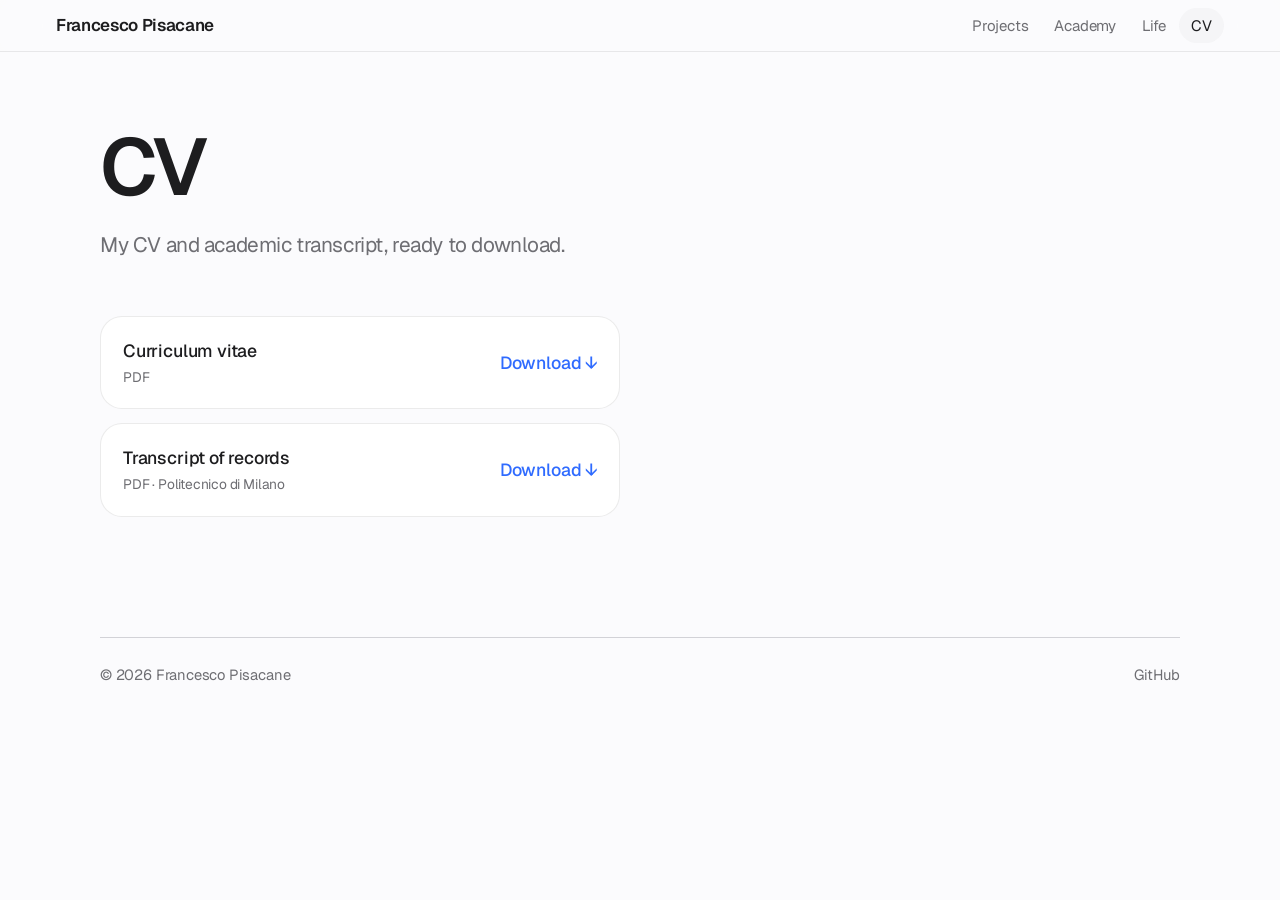
<file: downloads.html>
<!doctype html>
<html lang="en">
<head>
  <meta charset="utf-8">
  <meta name="viewport" content="width=device-width, initial-scale=1">
  <title>CV · Francesco Pisacane</title>
  <meta name="description" content="Download the CV and transcript of records of Francesco Pisacane.">
  <meta name="theme-color" content="#fbfbfd">
  <link rel="preconnect" href="https://fonts.googleapis.com">
  <link rel="preconnect" href="https://fonts.gstatic.com" crossorigin>
  <link href="https://fonts.googleapis.com/css2?family=Geist:wght@400;500;600&family=Geist+Mono:wght@400;500&display=swap" rel="stylesheet">
  <link rel="stylesheet" href="style.css">
  <link rel="icon" href="data:image/svg+xml,%3Csvg xmlns='http://www.w3.org/2000/svg' viewBox='0 0 32 32'%3E%3Crect width='32' height='32' rx='8' fill='%231d1d1f'/%3E%3Ctext x='16' y='22' font-size='15' font-family='Arial' font-weight='700' text-anchor='middle' fill='%23fbfbfd'%3EFP%3C/text%3E%3C/svg%3E">
</head>
<body>
  <header class="bar">
    <a class="brand" href="index.html"><span class="full">Francesco Pisacane</span><span class="short">FP</span></a>
    <nav aria-label="Main">
      <ul>
        <li><a href="projects.html">Projects</a></li>
        <li><a href="academics.html">Academy</a></li>
        <li><a href="life.html">Life</a></li>
        <li><a href="downloads.html" aria-current="page">CV</a></li>
      </ul>
    </nav>
  </header>

  <main class="page">
    <div class="page-head">
      <h1>CV</h1>
      <p>My CV and academic transcript, ready to download.</p>
    </div>
    <div class="dl">
      <a href="assets/cv.pdf" download data-file><div>Curriculum vitae<small>PDF</small></div><span class="go">Download ↓</span></a>
      <a href="assets/transcript-of-records.pdf" download data-file><div>Transcript of records<small>PDF · Politecnico di Milano</small></div><span class="go">Download ↓</span></a>
    </div>
  </main>

  <footer class="foot">
    <p>© <span id="year">2026</span> Francesco Pisacane</p>
    <ul>
      <li><a href="https://github.com/FrancescoPisacane" rel="noopener">GitHub</a></li>
    </ul>
  </footer>

  <script>Array.prototype.forEach.call(document.querySelectorAll("[data-file]"),function(a){fetch(a.getAttribute("href"),{method:"HEAD"}).then(function(r){if(!r.ok)throw 0}).catch(function(){a.classList.add("off");a.querySelector(".go").textContent="Coming soon"})})</script>
  <script src="site.js"></script>
</body>
</html>
</file>
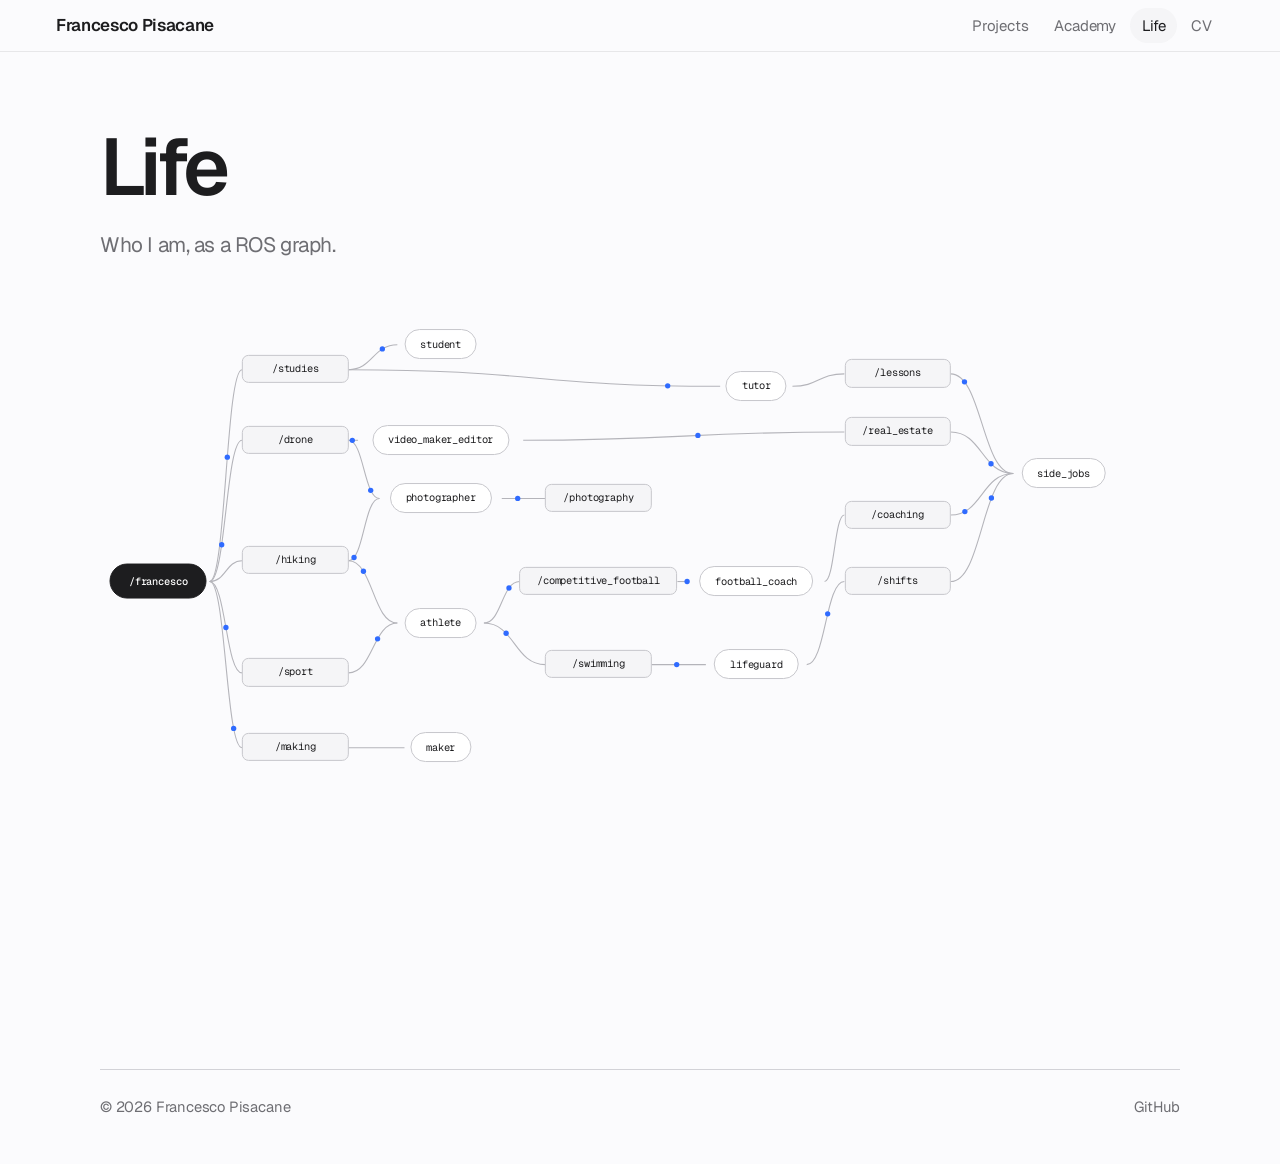
<file: life.html>
<!doctype html>
<html lang="en">
<head>
  <meta charset="utf-8">
  <meta name="viewport" content="width=device-width, initial-scale=1">
  <title>Life · Francesco Pisacane</title>
  <meta name="description" content="Life outside the lab: drone, photography, hiking and making.">
  <meta name="theme-color" content="#fbfbfd">
  <link rel="preconnect" href="https://fonts.googleapis.com">
  <link rel="preconnect" href="https://fonts.gstatic.com" crossorigin>
  <link href="https://fonts.googleapis.com/css2?family=Geist:wght@400;500;600&family=Geist+Mono:wght@400;500&display=swap" rel="stylesheet">
  <link rel="stylesheet" href="style.css">
  <link rel="icon" href="data:image/svg+xml,%3Csvg xmlns='http://www.w3.org/2000/svg' viewBox='0 0 32 32'%3E%3Crect width='32' height='32' rx='8' fill='%231d1d1f'/%3E%3Ctext x='16' y='22' font-size='15' font-family='Arial' font-weight='700' text-anchor='middle' fill='%23fbfbfd'%3EFP%3C/text%3E%3C/svg%3E">
</head>
<body>
  <header class="bar">
    <a class="brand" href="index.html"><span class="full">Francesco Pisacane</span><span class="short">FP</span></a>
    <nav aria-label="Main">
      <ul>
        <li><a href="projects.html">Projects</a></li>
        <li><a href="academics.html">Academy</a></li>
        <li><a href="life.html" aria-current="page">Life</a></li>
        <li><a href="downloads.html">CV</a></li>
      </ul>
    </nav>
  </header>

  <main class="page">
    <div class="page-head">
      <h1>Life</h1>
      <p>Who I am, as a ROS graph.</p>
    </div>

    <div class="rgwrap"><div id="rg" aria-label="ROS graph of my life outside the lab"></div></div>
  </main>

  <footer class="foot">
    <p>© <span id="year">2026</span> Francesco Pisacane</p>
    <ul>
      <li><a href="https://github.com/FrancescoPisacane" rel="noopener">GitHub</a></li>
    </ul>
  </footer>

  <script src="rosgraph.js"></script>
  <script src="site.js"></script>
</body>
</html>
</file>
<file: style.css>
/* ---------- Tokens ---------- */
:root {
  --bg: #fbfbfd;
  --surface: #ffffff;
  --surface-2: #f5f5f7;
  --ink: #1d1d1f;
  --ink-soft: #6e6e73;
  --line: #d2d2d7;
  --line-soft: rgba(0, 0, 0, 0.08);
  --accent: #2f6bff;
  --font: "Geist", -apple-system, "SF Pro Text", "Helvetica Neue", Arial, sans-serif;
  --gutter: clamp(20px, 5vw, 56px);
  --max: 1080px;
  --ease: cubic-bezier(0.2, 0.7, 0.2, 1);
}

*, *::before, *::after { box-sizing: border-box; }
html { scroll-behavior: smooth; }
body {
  margin: 0;
  background: var(--bg);
  color: var(--ink);
  font-family: var(--font);
  font-size: 1.0625rem;
  line-height: 1.55;
  letter-spacing: -0.011em;
  -webkit-font-smoothing: antialiased;
  overflow-x: hidden;
}
h1, h2, h3 { margin: 0; font-weight: 600; letter-spacing: -0.035em; line-height: 1.08; }
p { margin: 0 0 1em; }
ul, ol { margin: 0; padding: 0; list-style: none; }
a { color: inherit; }
button { font: inherit; color: inherit; }
kbd {
  font: inherit;
  font-size: 0.78rem;
  padding: 1px 7px;
  color: var(--ink-soft);
  background: var(--surface-2);
  border: 1px solid var(--line-soft);
  border-radius: 6px;
}
:focus-visible { outline: 2px solid var(--accent); outline-offset: 3px; border-radius: 8px; }

/* ---------- Glass top bar ---------- */
.bar {
  position: fixed;
  inset: 0 0 auto 0;
  z-index: 30;
  display: flex;
  align-items: center;
  justify-content: space-between;
  height: 52px;
  padding: 0 var(--gutter);
  background: rgba(251, 251, 253, 0.72);
  backdrop-filter: saturate(180%) blur(20px);
  -webkit-backdrop-filter: saturate(180%) blur(20px);
  border-bottom: 1px solid var(--line-soft);
}
.brand { font-weight: 600; letter-spacing: -0.02em; text-decoration: none; }
.brand .short { display: none; }
.bar nav ul { display: flex; align-items: center; gap: 2px; }
.bar nav a, .search-btn {
  display: flex;
  align-items: center;
  gap: 8px;
  padding: 6px 12px;
  border: 0;
  border-radius: 999px;
  background: none;
  color: var(--ink-soft);
  text-decoration: none;
  font-size: 0.94rem;
  cursor: pointer;
  transition: color 0.2s, background 0.2s;
}
.bar nav a:hover, .search-btn:hover { color: var(--ink); background: var(--surface-2); }
.bar nav a[aria-current="page"] { color: var(--ink); background: var(--surface-2); }
.search-btn kbd { margin-left: 2px; }
@media (max-width: 560px) {
  .brand .full { display: none; }
  .brand .short { display: inline; }
  .search-btn kbd { display: none; }
  .bar nav a { padding: 6px 9px; }
}

/* ---------- Spotlight search ---------- */
.spot {
  position: fixed;
  inset: 0;
  z-index: 200;
  display: flex;
  align-items: flex-start;
  justify-content: center;
  padding: min(16vh, 140px) 16px 16px;
  background: rgba(29, 29, 31, 0.22);
  backdrop-filter: blur(6px);
  -webkit-backdrop-filter: blur(6px);
  animation: fade 0.18s ease;
}
.spot[hidden] { display: none; }
.spot-card {
  width: min(560px, 100%);
  overflow: hidden;
  background: rgba(255, 255, 255, 0.86);
  backdrop-filter: saturate(180%) blur(30px);
  -webkit-backdrop-filter: saturate(180%) blur(30px);
  border: 1px solid rgba(255, 255, 255, 0.7);
  border-radius: 22px;
  box-shadow: 0 30px 80px rgba(0, 0, 0, 0.22);
  animation: pop 0.25s var(--ease);
}
.spot-field { display: flex; align-items: center; gap: 12px; padding: 16px 18px; border-bottom: 1px solid var(--line-soft); color: var(--ink-soft); }
.spot-field input { flex: 1; min-width: 0; font: inherit; font-size: 1.1rem; color: var(--ink); background: none; border: 0; outline: 0; }
#spot-list { max-height: min(52vh, 420px); overflow-y: auto; padding: 6px 8px 10px; }
.spot-group { padding: 12px 12px 4px; font-size: 0.82rem; color: var(--ink-soft); }
.spot-item { display: flex; justify-content: space-between; align-items: baseline; gap: 16px; padding: 9px 12px; border-radius: 10px; cursor: pointer; }
.spot-item small { color: var(--ink-soft); font-size: 0.86rem; text-align: right; }
.spot-item.is-sel { background: var(--accent); color: #fff; }
.spot-item.is-sel small { color: rgba(255, 255, 255, 0.82); }
.spot-empty { padding: 22px 14px; color: var(--ink-soft); }
body.spot-open { overflow: hidden; }
@keyframes fade { from { opacity: 0; } to { opacity: 1; } }
@keyframes pop { from { opacity: 0; transform: translateY(-8px) scale(0.98); } to { opacity: 1; transform: none; } }

/* ---------- Toast ---------- */
.toast {
  position: fixed;
  left: 50%;
  bottom: 28px;
  z-index: 300;
  max-width: calc(100vw - 32px);
  padding: 11px 20px;
  color: #fff;
  font-size: 0.94rem;
  background: rgba(29, 29, 31, 0.92);
  border-radius: 999px;
  transform: translate(-50%, 16px);
  opacity: 0;
  pointer-events: none;
  transition: opacity 0.3s, transform 0.4s var(--ease);
}
.toast.is-on { opacity: 1; transform: translate(-50%, 0); }

/* ---------- Home ---------- */
.home {
  min-height: 100svh;
  display: flex;
  flex-direction: column;
  align-items: center;
  justify-content: center;
  padding: 48px var(--gutter);
  text-align: center;
  perspective: 1200px;
}
.portrait {
  --rx: 0deg;
  --ry: 0deg;
  --gx: 50%;
  --gy: 30%;
  position: relative;
  width: clamp(190px, 25vw, 270px);
  aspect-ratio: 4 / 5;
  margin: 0 0 40px;
  border-radius: 32px;
  overflow: hidden;
  background: var(--surface-2);
  box-shadow: 0 40px 80px rgba(0, 0, 0, 0.16), 0 2px 8px rgba(0, 0, 0, 0.06);
  transform: rotateX(var(--rx)) rotateY(var(--ry));
  transition: transform 0.4s var(--ease);
  transform-style: preserve-3d;
}
.portrait img { width: 100%; height: 100%; object-fit: cover; display: block; }
.portrait-fallback {
  display: none;
  position: absolute;
  inset: 0;
  align-items: center;
  justify-content: center;
  font-size: 4.2rem;
  font-weight: 600;
  letter-spacing: -0.05em;
  color: #b9b9c0;
}
.portrait.no-photo img { display: none; }
.portrait.no-photo .portrait-fallback { display: flex; }
.glare {
  position: absolute;
  inset: 0;
  pointer-events: none;
  background: radial-gradient(circle at var(--gx) var(--gy), rgba(255, 255, 255, 0.5), rgba(255, 255, 255, 0) 55%);
  mix-blend-mode: soft-light;
}

.home h1 { font-size: clamp(2.5rem, 6vw, 4.2rem); letter-spacing: -0.045em; }
.tagline { margin: 14px 0 0; color: var(--ink-soft); font-size: 1.2rem; }
.home-nav { display: flex; flex-wrap: wrap; justify-content: center; gap: 10px; margin-top: 38px; }
.home-nav a {
  --mx: 50%;
  --my: 50%;
  position: relative;
  overflow: hidden;
  padding: 11px 24px;
  border: 1px solid var(--line);
  border-radius: 999px;
  background: var(--surface);
  text-decoration: none;
  font-weight: 500;
  transition: border-color 0.2s, transform 0.3s var(--ease);
}
.home-nav a::before {
  content: "";
  position: absolute;
  inset: 0;
  background: radial-gradient(90px circle at var(--mx) var(--my), rgba(47, 107, 255, 0.14), transparent 70%);
  opacity: 0;
  transition: opacity 0.25s;
}
.home-nav a:hover { border-color: var(--ink); transform: translateY(-2px); }
.home-nav a:hover::before { opacity: 1; }
.home-foot { display: flex; flex-wrap: wrap; justify-content: center; gap: 4px 20px; margin-top: 44px; }
.quiet {
  padding: 4px 6px;
  font-size: 0.92rem;
  color: var(--ink-soft);
  background: none;
  border: 0;
  cursor: pointer;
}
.quiet:hover { color: var(--ink); }
.quiet kbd { margin-left: 4px; }

/* Reveal after the intro, or straight away when it is skipped. */
.reveal-item { opacity: 0; }
body.ready .reveal-item { animation: rise 1.2s var(--ease) forwards; animation-delay: var(--d, 0s); }
body.ready .portrait.reveal-item { animation-name: turn; animation-duration: 1.8s; }
@keyframes rise { from { opacity: 0; transform: translateY(18px); } to { opacity: 1; transform: none; } }
@keyframes turn {
  from { opacity: 0; transform: rotateY(-42deg) rotateX(8deg) translateY(24px) scale(0.94); }
  to { opacity: 1; transform: rotateX(var(--rx)) rotateY(var(--ry)); }
}

/* ---------- Intro ---------- */
.intro {
  position: fixed;
  inset: 0;
  z-index: 100;
  background: radial-gradient(120% 90% at 50% 40%, #ffffff 0%, var(--bg) 60%, #f1f2f7 100%);
  transition: opacity 1s ease;
}
.intro.is-done { opacity: 0; pointer-events: none; }
.intro canvas { position: absolute; inset: 0; width: 100%; height: 100%; display: block; }
body.intro-on { overflow: hidden; }

.intro-title {
  position: absolute;
  left: 0;
  right: 0;
  top: clamp(56px, 12vh, 120px);
  padding: 0 var(--gutter);
  text-align: center;
  pointer-events: none;
  opacity: 0;
  transform: translateY(14px);
  transition: opacity 1.2s var(--ease), transform 1.4s var(--ease);
}
.intro-title.is-on { opacity: 1; transform: none; }
.intro-title h2 { font-size: clamp(2.3rem, 6vw, 4.2rem); letter-spacing: -0.045em; }
.intro-title p { margin: 12px 0 0; color: var(--ink-soft); font-size: clamp(1rem, 2vw, 1.3rem); }

.intro-dots { position: absolute; left: 50%; bottom: 34px; display: flex; gap: 8px; transform: translateX(-50%); }
.intro-dots span {
  width: 7px;
  height: 7px;
  background: #c7c7cc;
  border-radius: 999px;
  transition: width 0.5s var(--ease), background 0.4s;
}
.intro-dots span.done { background: #8e8e93; }
.intro-dots span.on { width: 26px; background: var(--ink); }

.skip {
  position: absolute;
  right: var(--gutter);
  bottom: 24px;
  padding: 8px 18px;
  font-size: 0.92rem;
  color: var(--ink-soft);
  background: rgba(255, 255, 255, 0.7);
  backdrop-filter: blur(14px);
  -webkit-backdrop-filter: blur(14px);
  border: 1px solid var(--line-soft);
  border-radius: 999px;
  cursor: pointer;
}
.skip:hover { color: var(--ink); }

.pop {
  position: absolute;
  left: 0;
  top: 0;
  width: max-content;
  max-width: min(320px, calc(100vw - 32px));
  padding: 16px 20px;
  background: rgba(255, 255, 255, 0.72);
  backdrop-filter: saturate(180%) blur(24px);
  -webkit-backdrop-filter: saturate(180%) blur(24px);
  border: 1px solid rgba(255, 255, 255, 0.8);
  border-radius: 20px;
  box-shadow: 0 24px 60px rgba(0, 0, 0, 0.14), 0 1px 0 rgba(255, 255, 255, 0.9) inset;
  opacity: 0;
  pointer-events: none;
  transition: opacity 0.6s ease;
  will-change: transform;
}
.pop.is-on { opacity: 1; }
.pop p { margin: 0; }
.pop-city { font-size: 0.86rem; color: var(--accent); font-weight: 500; }
.pop-title { margin-top: 3px !important; font-weight: 600; font-size: 1.12rem; letter-spacing: -0.025em; line-height: 1.22; }
.pop-note { margin-top: 6px !important; font-size: 0.92rem; color: var(--ink-soft); line-height: 1.4; }

/* ---------- Inner pages ---------- */
.page { width: min(100% - 2 * var(--gutter), var(--max)); margin-inline: auto; padding: 124px 0 40px; }
.page-head { margin-bottom: 56px; }
.page-head h1 { font-size: clamp(2.8rem, 7vw, 5rem); letter-spacing: -0.05em; }
.page-head p { margin: 20px 0 0; max-width: 46ch; color: var(--ink-soft); font-size: 1.3rem; line-height: 1.4; letter-spacing: -0.02em; }
.head-split { display: grid; grid-template-columns: minmax(0, 1fr) minmax(0, 0.95fr); gap: 32px 56px; align-items: center; }
@media (max-width: 860px) { .head-split { grid-template-columns: 1fr; } }

/* Lift-in: content is always visible, it only settles by a few pixels. */
.has-rv .rv { transform: translateY(22px); transition: transform 0.9s var(--ease); }
.has-rv .rv.in { transform: none; }

/* Projects */
.filters { display: flex; flex-wrap: wrap; gap: 8px; }
.chip {
  padding: 7px 17px;
  font-size: 0.95rem;
  border: 1px solid var(--line);
  border-radius: 999px;
  background: var(--surface);
  color: var(--ink-soft);
  cursor: pointer;
  transition: background 0.2s, color 0.2s, border-color 0.2s;
}
.chip:hover { border-color: var(--ink); color: var(--ink); }
.chip.is-on { background: var(--ink); border-color: var(--ink); color: #fff; }

.projects { margin-top: 28px; border-top: 1px solid var(--line); }
.proj {
  display: grid;
  grid-template-columns: minmax(0, 1.4fr) minmax(0, 1fr);
  gap: 12px 40px;
  align-items: start;
  padding: 30px 0;
  border-bottom: 1px solid var(--line);
}
.proj.is-hidden { display: none; }
.proj h3 { font-size: 1.45rem; }
.proj h3 a { text-decoration: none; background: linear-gradient(var(--accent), var(--accent)) 0 100% / 0 2px no-repeat; transition: background-size 0.4s var(--ease); }
.proj h3 a:hover { background-size: 100% 2px; }
.proj h3 a::after { content: " ↗"; color: var(--accent); }
.proj p { margin: 8px 0 0; color: var(--ink-soft); max-width: 58ch; }
.proj-meta { margin: 0 0 6px !important; font-size: 0.9rem; color: var(--accent); font-weight: 500; }
.tags { display: flex; flex-wrap: wrap; gap: 6px; justify-content: flex-end; }
.tags li { padding: 3px 11px; font-size: 0.85rem; color: var(--ink-soft); background: var(--surface-2); border-radius: 999px; }
.more { margin-top: 30px; }
.more a { font-weight: 500; text-decoration-color: var(--accent); text-decoration-thickness: 2px; text-underline-offset: 5px; }
@media (max-width: 760px) { .proj { grid-template-columns: 1fr; } .tags { justify-content: flex-start; } }

/* Pendulum lab */
.lab {
  --mx: 50%;
  --my: 50%;
  position: relative;
  margin: 0;
  padding: 16px 18px 14px;
  overflow: hidden;
  background: var(--surface);
  border: 1px solid var(--line-soft);
  border-radius: 28px;
  box-shadow: 0 24px 60px rgba(0, 0, 0, 0.08);
}
.lab::before {
  content: "";
  position: absolute;
  inset: 0;
  pointer-events: none;
  background: radial-gradient(240px circle at var(--mx) var(--my), rgba(47, 107, 255, 0.07), transparent 70%);
}
.lab canvas { position: relative; display: block; width: 100%; aspect-ratio: 8 / 5; cursor: grab; }
.lab canvas:active { cursor: grabbing; }
.lab figcaption { position: relative; display: flex; flex-wrap: wrap; align-items: center; justify-content: space-between; gap: 8px 14px; margin-top: 4px; }
.read { font-size: 0.86rem; color: var(--ink-soft); font-variant-numeric: tabular-nums; white-space: pre; }
.lab-actions { display: flex; gap: 6px; }
.mini {
  padding: 5px 14px;
  font-size: 0.86rem;
  border: 1px solid var(--line);
  border-radius: 999px;
  background: var(--surface);
  color: var(--ink-soft);
  cursor: pointer;
}
.mini:hover { color: var(--ink); border-color: var(--ink); }
.mini.is-on { background: var(--ink); border-color: var(--ink); color: #fff; }
.lab-note { position: relative; margin: 10px 0 0; font-size: 0.86rem; color: var(--ink-soft); line-height: 1.4; }
.fell {
  position: absolute;
  left: 50%;
  top: 38%;
  padding: 9px 20px;
  font-size: 0.95rem;
  color: #fff;
  background: rgba(29, 29, 31, 0.9);
  border: 0;
  border-radius: 999px;
  transform: translate(-50%, -50%);
  cursor: pointer;
}
.fell[hidden] { display: none; }

/* Academic path */
.clocks { display: flex; flex-wrap: wrap; gap: 10px; margin-top: 28px; }
.clock {
  display: flex;
  align-items: baseline;
  gap: 10px;
  padding: 9px 18px;
  background: var(--surface);
  border: 1px solid var(--line-soft);
  border-radius: 999px;
}
.clock b { font-weight: 600; font-size: 1.05rem; letter-spacing: -0.02em; font-variant-numeric: tabular-nums; }
.clock span { color: var(--ink-soft); font-size: 0.92rem; }
.clock i { display: inline-block; width: 7px; height: 7px; margin-right: 2px; background: #34c759; border-radius: 50%; align-self: center; }

.acad { display: grid; grid-template-columns: minmax(0, 0.9fr) minmax(0, 1.1fr); gap: clamp(24px, 5vw, 72px); align-items: start; }
.map { position: sticky; top: 92px; width: 100%; max-width: 540px; aspect-ratio: 1 / 1; }
.map canvas { width: 100%; height: 100%; display: block; }
.map.no-webgl { display: none; }
.map-hint { margin: 10px 0 0; text-align: center; font-size: 0.86rem; color: var(--ink-soft); }
.timeline { position: relative; padding-left: 30px; }
.timeline::before { content: ""; position: absolute; left: 6px; top: 8px; bottom: 8px; width: 1px; background: var(--line); }
.t-item { position: relative; padding: 0 0 46px; }
.t-item::before {
  content: "";
  position: absolute;
  left: -30px;
  top: 8px;
  width: 13px;
  height: 13px;
  background: var(--bg);
  border: 2px solid #b7b7bd;
  border-radius: 50%;
  transition: border-color 0.3s, background 0.3s, transform 0.4s var(--ease);
}
.t-item.is-current::before { border-color: var(--accent); background: var(--accent); transform: scale(1.2); }
.t-when { margin: 0 0 4px; font-size: 0.92rem; color: var(--accent); font-weight: 500; }
.t-item h3 { font-size: 1.35rem; }
.t-item p { margin: 8px 0 0; color: var(--ink-soft); max-width: 54ch; }
.t-group { margin: 0 0 14px; font-size: 0.92rem; color: var(--ink-soft); }

.block { margin-top: clamp(56px, 8vw, 96px); padding-top: 40px; border-top: 1px solid var(--line); display: grid; grid-template-columns: 220px minmax(0, 1fr); gap: 24px 48px; }
.block > h2 { font-size: 1.6rem; }
.plain { display: grid; gap: 18px; max-width: 66ch; color: var(--ink-soft); }
.plain strong { color: var(--ink); font-weight: 600; }
@media (max-width: 860px) {
  .acad { grid-template-columns: 1fr; }
  .map { position: static; max-width: 360px; margin-inline: auto; }
  .block { grid-template-columns: 1fr; }
}

/* Life */
.life { display: grid; grid-template-columns: repeat(6, minmax(0, 1fr)); gap: 16px; }
.tile {
  --mx: 50%;
  --my: 50%;
  position: relative;
  display: flex;
  align-items: flex-end;
  min-height: 260px;
  overflow: hidden;
  border-radius: 28px;
  background-color: var(--surface-2);
  background-size: cover;
  background-position: center;
  isolation: isolate;
  transition: transform 0.5s var(--ease), box-shadow 0.5s var(--ease);
}
.tile:hover { transform: translateY(-4px) scale(1.01); box-shadow: 0 30px 60px rgba(0, 0, 0, 0.12); }
.tile::before {
  content: "";
  position: absolute;
  inset: 0;
  z-index: -1;
  background: radial-gradient(260px circle at var(--mx) var(--my), rgba(255, 255, 255, 0.85), transparent 70%);
  opacity: 0;
  transition: opacity 0.3s;
}
.tile:hover::before { opacity: 1; }
.tile::after { content: ""; position: absolute; inset: 0; z-index: -1; background: linear-gradient(to top, rgba(0, 0, 0, 0.55), transparent 65%); opacity: 0; }
.tile > div { padding: 24px 26px; }
.tile h3 { font-size: 1.5rem; }
.tile p { margin: 6px 0 0; color: var(--ink-soft); max-width: 36ch; font-size: 1rem; }
.tile.has-photo::before { opacity: 0; }
.tile.has-photo::after { opacity: 1; }
.tile.has-photo h3, .tile.has-photo p { color: #fff; }
.t-a { grid-column: span 4; min-height: 360px; }
.t-b { grid-column: span 2; min-height: 360px; }
.t-c, .t-d, .t-e { grid-column: span 2; }
.t-f { grid-column: span 6; min-height: 200px; }
@media (max-width: 820px) {
  .life { grid-template-columns: repeat(2, minmax(0, 1fr)); }
  .t-a, .t-f { grid-column: span 2; }
  .t-b, .t-c, .t-d, .t-e { grid-column: span 1; min-height: 220px; }
}
@media (max-width: 520px) {
  .life { grid-template-columns: 1fr; }
  .t-a, .t-b, .t-c, .t-d, .t-e, .t-f { grid-column: span 1; }
}

/* Footer */
.foot {
  width: min(100% - 2 * var(--gutter), var(--max));
  margin: 80px auto 0;
  padding: 26px 0 46px;
  display: flex;
  flex-wrap: wrap;
  justify-content: space-between;
  gap: 12px 24px;
  border-top: 1px solid var(--line);
  color: var(--ink-soft);
  font-size: 0.92rem;
}
.foot p { margin: 0; }
.foot ul { display: flex; flex-wrap: wrap; gap: 4px 20px; }
.foot a, .foot .quiet { color: var(--ink-soft); text-decoration: none; padding: 0; font-size: inherit; }
.foot a:hover, .foot .quiet:hover { color: var(--ink); }

@media (prefers-reduced-motion: reduce) {
  html { scroll-behavior: auto; }
  *, *::before, *::after { transition-duration: 0.01ms !important; }
  .reveal-item { opacity: 1; animation: none !important; }
  .has-rv .rv { transform: none; }
}

.page-head .lab-note { margin: 10px 0 0; max-width: none; font-size: 0.86rem; line-height: 1.4; letter-spacing: -0.011em; }

/* ---------- v4.1 additions ---------- */
.tagline span { display: block; margin-top: 4px; font-size: 1rem; color: #8e8e93; }
.field { position: fixed; inset: 0; width: 100%; height: 100%; z-index: 0; pointer-events: none; }
.home { position: relative; z-index: 1; }
.home-nav a { will-change: transform; }

.map-pop { left: 0; top: 0; z-index: 3; max-width: min(280px, 90%); }
.map .pop-note { font-size: 0.88rem; }
.t-photo { display: block; width: 100%; max-width: 460px; margin-top: 16px; border-radius: 18px; box-shadow: 0 16px 40px rgba(0,0,0,0.12); }
.t-item { cursor: default; }

.assoc { display: grid; gap: 14px; max-width: 66ch; }
.assoc li { display: flex; gap: 18px; align-items: center; }
.assoc div { display: grid; gap: 2px; min-width: 0; }
.assoc strong { font-weight: 600; color: var(--ink); }
.assoc span:not(.badge) { color: var(--ink-soft); font-size: 0.98rem; }
.badge {
  flex: none; position: relative; display: grid; place-items: center; width: 64px; height: 64px;
  background: var(--surface); border: 1px solid var(--line-soft); border-radius: 18px;
  box-shadow: 0 6px 18px rgba(0,0,0,0.06); overflow: hidden;
  transition: transform 0.4s var(--ease), box-shadow 0.4s var(--ease);
}
.badge:hover { transform: translateY(-3px) rotate(-3deg); box-shadow: 0 14px 28px rgba(0,0,0,0.12); }
.badge b { font-size: 0.82rem; letter-spacing: -0.02em; color: var(--ink); }
.badge img { position: absolute; inset: 8px; width: calc(100% - 16px); height: calc(100% - 16px); object-fit: contain; background: var(--surface); }

.proj-media { grid-column: 1 / -1; margin: 14px 0 0; }
.proj-media[hidden] { display: none; }
.proj-media video { display: block; width: 100%; max-height: 520px; background: #000; border-radius: 22px; box-shadow: 0 20px 50px rgba(0,0,0,0.14); }
.proj-media figcaption { margin-top: 8px; font-size: 0.88rem; color: var(--ink-soft); }

/* Pendulum controls */
.lab-top { position: relative; display: flex; flex-wrap: wrap; align-items: center; justify-content: space-between; gap: 8px 12px; margin-top: 4px; }
.seg { display: inline-flex; padding: 3px; background: var(--surface-2); border-radius: 999px; }
.seg-b { padding: 5px 15px; font-size: 0.88rem; border: 0; border-radius: 999px; background: none; color: var(--ink-soft); cursor: pointer; transition: background 0.2s, color 0.2s; }
.seg-b.is-on { background: var(--ink); color: #fff; }
.gains { position: relative; display: grid; grid-template-columns: 1fr 1fr; gap: 6px 18px; margin-top: 12px; }
.gains[hidden] { display: none; }
.gains label { display: grid; grid-template-columns: 52px 1fr 34px; align-items: center; gap: 8px; font-size: 0.84rem; color: var(--ink-soft); }
.gains output { text-align: right; font-variant-numeric: tabular-nums; color: var(--ink); }
.gains input[type=range] { width: 100%; min-width: 0; accent-color: var(--accent); }
.lab .read { position: relative; margin: 12px 0 0; }
.lab-status { position: relative; margin: 2px 0 0; font-size: 0.86rem; color: var(--accent); font-weight: 500; min-height: 1.3em; }
.page-head .lab .read, .page-head .lab .lab-status { max-width: none; font-size: 0.86rem; letter-spacing: 0; line-height: 1.4; }
@media (max-width: 520px) { .gains { grid-template-columns: 1fr; } }

/* ---------- Nerd layer: control lab, mono labels, Simulink and Stateflow nods ---------- */
:root { --mono: "Geist Mono", ui-monospace, "SF Mono", Menlo, Consolas, monospace; }
.mono { font-family: var(--mono); font-size: 0.8rem; letter-spacing: 0; }
.eyebrow { margin: 0 0 14px !important; font-family: var(--mono); font-size: 0.82rem !important; letter-spacing: 0 !important; color: var(--accent) !important; max-width: none !important; line-height: 1.2 !important; }
.page-head .eyebrow + h1 { margin-top: 0; }

.labsec { margin: 8px 0 64px; padding: clamp(20px, 3.4vw, 40px); background: var(--surface); border: 1px solid var(--line-soft); border-radius: 32px; box-shadow: 0 30px 80px rgba(0, 0, 0, 0.07); }
.lab-intro { max-width: 60ch; margin-bottom: 26px; }
.lab-intro h2 { font-size: clamp(1.9rem, 4.4vw, 2.8rem); letter-spacing: -0.04em; }
.lab-intro p:last-child { margin: 12px 0 0; color: var(--ink-soft); font-size: 1.06rem; }
.lab-grid { display: grid; grid-template-columns: minmax(0, 1fr) minmax(0, 1fr); gap: 18px; align-items: start; }
@media (max-width: 900px) { .lab-grid { grid-template-columns: minmax(0, 1fr); } }

.labsec .lab { padding: 14px 16px 16px; background: var(--bg); box-shadow: none; border-radius: 24px; }
.labsec .lab::before { display: none; }
.labsec .lab canvas { aspect-ratio: 13 / 8; touch-action: pan-y; }
.lab-read { position: relative; margin: 12px 0 0 !important; color: var(--ink-soft); white-space: normal; }
.lab-status { min-height: 1.3em; }
.lab-note { margin-top: 8px; }

.inst { padding: 12px; background: #0f1218; border-radius: 24px; color: #e8ecf5; }
.inst-head { display: flex; align-items: center; justify-content: space-between; gap: 10px; margin-bottom: 10px; }
.seg-dark { background: rgba(255, 255, 255, 0.08); }
.seg-dark .seg-b { color: rgba(255, 255, 255, 0.6); }
.seg-dark .seg-b.is-on { background: #fff; color: #0f1218; }
.inst-cap { color: rgba(255, 255, 255, 0.5); }
#inst { display: block; width: 100%; aspect-ratio: 16 / 10; border-radius: 14px; }
.inst-foot { margin: 10px 4px 2px; color: rgba(255, 255, 255, 0.4); font-size: 0.72rem; }

.diagram { display: block; width: 100%; height: auto; margin-top: 12px; padding: 10px 6px 0; color: rgba(255, 255, 255, 0.75); background: rgba(255, 255, 255, 0.04); border-radius: 14px; }
.diagram .blk { fill: rgba(255, 255, 255, 0.06); stroke: currentColor; stroke-width: 1.5; }
.diagram .blk-ctrl .blk { stroke: var(--accent); fill: rgba(47, 107, 255, 0.22); transition: opacity 0.3s; }
.diagram .is-off .blk { stroke: currentColor; fill: rgba(255, 255, 255, 0.04); opacity: 0.5; }
.diagram text { fill: currentColor; font-family: var(--mono); font-size: 10px; text-anchor: middle; }
.diagram .t-blk { font-size: 13px; font-weight: 500; fill: #fff; }
.diagram .t-sub { font-size: 8.5px; opacity: 0.6; }
.diagram .t-sm { font-size: 11px; }
.diagram .t-sig { font-size: 11px; opacity: 0.7; text-anchor: start; }
.diagram .t-live { fill: #7dff9a; font-size: 10px; }
.diagram .sat { stroke: currentColor; stroke-width: 1.6; }
.sf { display: flex; flex-wrap: wrap; align-items: center; gap: 6px 8px; margin-top: 12px; }
.sf-t { margin-right: 4px; font-family: var(--mono); font-size: 0.72rem; color: rgba(255, 255, 255, 0.4); }
.sf-s { padding: 4px 12px; font-family: var(--mono); font-size: 0.76rem; color: rgba(255, 255, 255, 0.62); border: 1px solid rgba(255, 255, 255, 0.22); border-radius: 999px; transition: background 0.25s, color 0.25s, border-color 0.25s; }
.sf-s.is-on { background: #ffd84a; border-color: #ffd84a; color: #0f1218; }
.sf-a { color: rgba(255, 255, 255, 0.35); font-size: 0.8rem; }

/* Project ports: In1, In2, ... like Simulink inputs */
.projects { counter-reset: port; }
.proj { counter-increment: port; position: relative; }
.proj h3::before { content: "In" counter(port); display: block; margin-bottom: 6px; font-family: var(--mono); font-size: 0.7rem; font-weight: 400; letter-spacing: 0; color: #a1a1a6; }
.proj:hover h3::before { color: var(--accent); }
.proj { transition: background 0.3s; }
.proj:hover { background: linear-gradient(90deg, rgba(47, 107, 255, 0.045), transparent 70%); }

.foot .mono { color: #a1a1a6; font-size: 0.74rem; }

/* ---------- Touch and small screens ---------- */
@media (pointer: coarse) {
  .seg-b, .mini, .chip { min-height: 40px; }
  .gains input[type=range] { height: 30px; }
  .bar nav a, .search-btn { padding: 9px 12px; }
}
@media (max-width: 560px) {
  .page { padding-top: 96px; }
  .labsec { padding: 14px; border-radius: 26px; margin-bottom: 44px; }
  .labsec .lab, .inst { padding: 10px; border-radius: 20px; }
  .lab-top { gap: 8px; }
  .tagline { font-size: 1.05rem; }
  .page-head { margin-bottom: 36px; }
  .proj { padding: 24px 0; }
  .t-photo { border-radius: 16px; }
  .life .tile { min-height: 200px; border-radius: 22px; }
}
@supports (padding: max(0px)) { .bar { padding-left: max(var(--gutter), env(safe-area-inset-left)); padding-right: max(var(--gutter), env(safe-area-inset-right)); } }

.step { width: min(280px, 72vw); margin-top: 30px; text-align: left; }
.step canvas { display: block; width: 100%; height: 64px; }
.step p { margin: 6px 0 0; color: #8e8e93; text-align: center; }
.home { padding-top: 56px; padding-bottom: 40px; }
@media (max-height: 760px) { .step canvas { height: 48px; } .step { margin-top: 20px; } .home-nav { margin-top: 28px; } .home-foot { margin-top: 24px; } }
.labsec .lab canvas { aspect-ratio: 13 / 7.4; }
.inst-cap { white-space: nowrap; }
@media (max-width: 420px) { .inst-cap { display: none; } }
.portrait { width: clamp(150px, min(25vw, 31vh), 270px); margin-bottom: clamp(20px, 4vh, 40px); }
.home h1 { font-size: clamp(2.2rem, min(6vw, 8vh), 4.2rem); }
.home-nav { margin-top: clamp(20px, 3.4vh, 38px); }
.home-foot { margin-top: clamp(14px, 2.6vh, 30px); }

/* Home: rover, crater scene, detection reticle */
.moon { position: relative; width: min(860px, 100%); margin-top: clamp(14px, 3vh, 30px); }
.moon canvas { display: block; width: 100%; height: clamp(150px, 24vh, 210px); touch-action: none; }
.moon-hint { margin: 6px 0 0; text-align: center; color: #8e8e93; }
.pad { display: none; }
@media (pointer: coarse) {
  .pad { display: flex; justify-content: center; gap: 10px; margin-top: 8px; }
  .pad button { width: 56px; height: 48px; font: 500 15px var(--mono); color: var(--ink); background: var(--surface); border: 1px solid var(--line); border-radius: 14px; touch-action: none; user-select: none; -webkit-user-select: none; }
  .pad button:active { background: var(--ink); color: #fff; }
}
.home-nav { position: absolute; width: 1px; height: 1px; margin: -1px; overflow: hidden; clip: rect(0 0 0 0); }
.home-foot { margin-top: 8px; }

.detect { position: absolute; inset: 0; pointer-events: none; opacity: 0; transition: opacity 0.2s; --g: #39ff7a; }
.portrait:hover .detect { opacity: 1; }
.d-cross { position: absolute; left: 50%; top: 42%; width: 22px; height: 22px; margin: -11px 0 0 -11px; }
.d-cross::before, .d-cross::after { content: ""; position: absolute; background: var(--g); box-shadow: 0 0 6px var(--g); }
.d-cross::before { left: 10px; top: 0; width: 2px; height: 22px; }
.d-cross::after { top: 10px; left: 0; height: 2px; width: 22px; }
.d-box { position: absolute; inset: 9% 13% 6% 13%; border: 1px solid rgba(57, 255, 122, 0.55); transform: scale(1.25); transition: transform 0.45s cubic-bezier(0.2, 0.7, 0.2, 1); }
.portrait:hover .d-box { transform: scale(1); }
.d-box b { position: absolute; width: 16px; height: 16px; border: 3px solid var(--g); filter: drop-shadow(0 0 4px var(--g)); }
.d-box b:nth-child(1) { left: -2px; top: -2px; border-right: 0; border-bottom: 0; }
.d-box b:nth-child(2) { right: -2px; top: -2px; border-left: 0; border-bottom: 0; }
.d-box b:nth-child(3) { left: -2px; bottom: -2px; border-right: 0; border-top: 0; }
.d-box b:nth-child(4) { right: -2px; bottom: -2px; border-left: 0; border-top: 0; }
.d-tag { position: absolute; left: 13%; top: calc(9% - 22px); padding: 2px 6px; font: 500 10.5px var(--mono); white-space: nowrap; color: #04210f; background: var(--g); }

/* Simplified lab */
.lab-one { grid-template-columns: minmax(0, 720px); justify-content: center; }

/* ROS graph */
.rg { margin-top: 56px; padding: clamp(16px, 3vw, 32px); background: var(--surface); border: 1px solid var(--line-soft); border-radius: 28px; }
.rg-cap { margin: 0 0 12px; color: var(--accent); }
.rg-sub { margin: 12px 0 0; color: #8e8e93; }
#rg svg { display: block; width: 100%; height: auto; color: #8e8e93; }
#rg text { font: 400 13px var(--mono); text-anchor: middle; fill: var(--ink); }
.rg-n { fill: #fff; stroke: #c7c7cc; stroke-width: 1.5; transition: stroke 0.2s, fill 0.2s; }
.rg-t { fill: var(--surface-2); stroke: #c7c7cc; stroke-width: 1.2; }
.rg-e { fill: none; stroke: currentColor; stroke-width: 1.4; }
.rg-msg { fill: var(--accent); }
.rg-row:hover .rg-n { stroke: var(--accent); fill: #eef3ff; }
.rg-row:hover .rg-e { stroke: var(--accent); }
@media (max-width: 560px) { #rg text { font-size: 15px; } }

.lab-mini { max-width: 360px; justify-self: end; width: 100%; padding: 10px 12px 12px; border-radius: 22px; box-shadow: 0 16px 40px rgba(0,0,0,0.07); }
.lab-mini canvas { aspect-ratio: 13 / 8; }
.lab-mini .lab-status { margin: 4px 0 0; font-size: 0.78rem; }
.lab-mini .gains { gap: 2px 12px; margin-top: 8px; }
.lab-mini .gains label { grid-template-columns: 42px 1fr 28px; font-size: 0.76rem; }
.head-split { grid-template-columns: minmax(0,1fr) auto; }
@media (max-width: 860px) { .lab-mini { justify-self: stretch; max-width: none; } .head-split { grid-template-columns: 1fr; } }

.moon canvas { height: clamp(190px, 30vh, 270px); }

/* frameless lab, flat scene, transitions */
.lab-mini { background: transparent; border: 0; box-shadow: none; padding: 0; }
.lab-mini::before { display: none; }
.lab-mini .gains, .lab-mini .lab-top { padding: 0 4px; }
body { animation: pagein 0.6s cubic-bezier(0.2, 0.7, 0.2, 1) both; }
@keyframes pagein { from { opacity: 0; transform: translateY(10px); } to { opacity: 1; transform: none; } }
html.leaving body { opacity: 0; transform: translateY(-8px) scale(0.995); transition: opacity 0.3s ease, transform 0.32s ease; }
.unis { margin: 8px 0 10px; display: grid; gap: 2px; }
.unis li { padding: 6px 12px; margin-left: -12px; border-radius: 12px; color: var(--ink-soft); cursor: default; transition: background 0.25s; }
.unis li b { color: var(--ink); font-weight: 500; margin-right: 10px; }
.unis li:hover, .unis li.is-current { background: var(--surface-2); }
.t-item:has(.unis li.is-current)::before { border-color: var(--accent); background: var(--accent); transform: scale(1.2); }
.rgwrap { overflow-x: auto; padding: 8px 0 4px; }
#rg { position: relative; width: 1300px; height: 620px; }
#rg svg.rg-svg { position: absolute; inset: 0; width: 100%; height: 100%; color: #b4b4ba; overflow: visible; }
.rg-e { fill: none; stroke: currentColor; stroke-width: 1.3; transition: stroke 0.25s, stroke-width 0.25s, opacity 0.25s; }
.rg-e.is-hot { stroke: var(--accent); stroke-width: 2; }
#rg.has-hot .rg-e:not(.is-hot) { opacity: 0.25; }
.rg-msg { fill: var(--accent); }
.rgn, .rgt { position: absolute; transform: translate(-50%, -50%); font: 400 12.5px var(--mono); white-space: nowrap; }
.rgn { padding: 9px 18px; background: #fff; border: 1.4px solid #c7c7cc; border-radius: 999px; color: var(--ink); transition: border-color 0.25s, opacity 0.25s; z-index: 2; }
.rgn.me { background: var(--ink); border-color: var(--ink); color: #fff; font-weight: 500; padding: 12px 22px; }
#rg.has-hot .rgn:not(.is-hot) { opacity: 0.45; }
.rgn.is-hot { border-color: var(--accent); }
.rgt { z-index: 3; min-width: 112px; padding: 7px 14px; text-align: center; background: var(--surface-2); border: 1.2px solid #c7c7cc; border-radius: 8px; color: var(--ink); cursor: pointer; transition: all 0.35s cubic-bezier(0.2, 0.7, 0.2, 1); }
.rgt .more { display: block; max-height: 0; overflow: hidden; opacity: 0; font: 400 13px/1.45 Geist, sans-serif; color: var(--ink-soft); white-space: normal; text-align: left; transition: max-height 0.4s, opacity 0.3s, margin 0.3s; }
.rgt:hover, .rgt.is-open { z-index: 10; width: 250px; padding: 10px 16px 12px; background: #fff; border-color: var(--accent); box-shadow: 0 18px 44px rgba(0, 0, 0, 0.14); border-radius: 14px; }
.rgt:hover .more, .rgt.is-open .more { max-height: 120px; opacity: 1; margin-top: 6px; }
.rgt:hover .nm, .rgt.is-open .nm { color: var(--accent); }
.rgt img { display: block; width: 100%; height: 90px; object-fit: cover; border-radius: 8px; margin-top: 8px; }
.rgt { width: 128px; min-width: 0; box-sizing: border-box; }
.rgt:hover, .rgt.is-open { width: 250px; }
.rgt { height: 34px; overflow: hidden; padding-top: 6px; padding-bottom: 6px; line-height: 20px; }
.rgt:hover, .rgt.is-open { height: auto; overflow: visible; }

.lab-mini canvas { aspect-ratio: 13 / 9; overflow: visible; }
.lab-mini { overflow: visible; }

body:has(#home)::before { content: ""; position: fixed; inset: -10%; z-index: -1; pointer-events: none;
  background: radial-gradient(40% 36% at 22% 28%, rgba(47,107,255,0.10), transparent 70%), radial-gradient(36% 34% at 80% 70%, rgba(120,140,255,0.09), transparent 70%);
  animation: drift 22s ease-in-out infinite alternate; }
@keyframes drift { to { transform: translate(4%, 3%) scale(1.08); } }

.ext { color: inherit; text-decoration: none; border-bottom: 1px solid var(--line); transition: color .2s, border-color .2s; }
.ext:hover { color: var(--accent); border-color: var(--accent); }
body:has(#home)::after { content: ""; position: fixed; inset: 0; z-index: -1; pointer-events: none;
  background-image: linear-gradient(rgba(47,107,255,0.07) 1px, transparent 1px), linear-gradient(90deg, rgba(47,107,255,0.07) 1px, transparent 1px);
  background-size: 56px 56px; background-position: center top;
  -webkit-mask-image: radial-gradient(ellipse 75% 70% at 50% 40%, #000 0, transparent 100%); mask-image: radial-gradient(ellipse 75% 70% at 50% 40%, #000 0, transparent 100%);
  animation: gridmove 14s linear infinite; }
@keyframes gridmove { to { background-position: center calc(0px + 56px); } } to { transform: scale(1.04); } }

.rgt { width: var(--w, 128px); }
.rgt:hover, .rgt.is-open { width: 250px; }

.bio { max-width: 52ch; margin: 18px auto 0; color: var(--ink-soft); font-size: 1rem; line-height: 1.5; text-align: center; }
.dl { display: grid; gap: 14px; margin-top: 8px; max-width: 520px; }
.dl a { display: flex; align-items: center; justify-content: space-between; gap: 12px; padding: 20px 22px; background: var(--surface); border: 1px solid var(--line-soft); border-radius: 22px; color: var(--ink); text-decoration: none; font-weight: 500; font-size: 1.1rem; transition: transform .25s, box-shadow .25s; }
.dl a:hover { transform: translateY(-3px); box-shadow: 0 16px 36px rgba(0,0,0,0.09); }
.dl a small { display: block; margin-top: 3px; color: var(--ink-soft); font-weight: 400; font-size: .86rem; }
.dl a.off { opacity: .5; pointer-events: none; }
.dl a span.go { color: var(--accent); }
#rg .rgt { width: var(--w, 128px); }
#rg .rgt:hover, #rg .rgt.is-open { width: 250px; }
.touch { margin-top: 56px; padding-top: 32px; display: block; grid-template-columns: none; max-width: 520px; }
.touch h2 { margin-bottom: 14px; }

.reach { margin-top: 40px; text-align: center; }
.reach-t { margin: 0 0 10px; font-size: .78rem; letter-spacing: .08em; text-transform: uppercase; color: #8e8e93; }
.reach-row { display: flex; flex-wrap: wrap; justify-content: center; gap: 8px; }
.reach-b { font: inherit; font-size: .92rem; color: var(--ink); background: transparent; border: 1px solid var(--line); border-radius: 999px; padding: 8px 16px; text-decoration: none; cursor: pointer; transition: background .2s, border-color .2s, color .2s; }
.reach-b:hover { background: var(--surface-2); border-color: var(--accent); color: var(--accent); }

.contact { display: flex; flex-wrap: wrap; justify-content: center; align-items: center; gap: 6px 18px; margin-top: 40px; padding-bottom: 28px; font-size: 0.92rem; }
.c-title { color: var(--ink); font-weight: 500; }
.c-item { background: none; border: 0; padding: 4px 0; font: inherit; color: var(--ink-soft); cursor: pointer; text-decoration: none; border-bottom: 1px solid transparent; transition: color .2s, border-color .2s; }
.c-item:hover { color: var(--accent); border-color: var(--accent); }

.pop-img { display: block; width: 100%; max-width: 220px; height: 92px; object-fit: cover; border-radius: 10px; margin-top: 8px; }
.pop-img[hidden] { display: none; }
.reach-card { display: flex; align-items: center; justify-content: center; flex-wrap: wrap; gap: 8px 12px; margin: 14px auto 0; padding: 10px 14px; max-width: 100%; background: var(--surface); border: 1px solid var(--line-soft); border-radius: 16px; box-shadow: 0 10px 28px rgba(0,0,0,0.08); }
.reach-card[hidden] { display: none; }
.rc-v { font-family: var(--mono); font-size: 0.86rem; color: var(--ink); word-break: break-all; }
.rc-b { border: 1px solid var(--line); background: var(--surface-2); color: var(--ink); border-radius: 999px; padding: 5px 12px; font: 500 0.82rem var(--sans, inherit); cursor: pointer; text-decoration: none; }
.rc-b:hover { border-color: var(--accent); color: var(--accent); }
.reach-b.is-on { border-color: var(--accent); color: var(--accent); }
.rgt .rl { display: inline-block; margin-top: 8px; font: 500 12.5px Geist, sans-serif; color: var(--accent); text-decoration: none; }
@media (max-width: 560px) { .rgwrap { margin-inline: -4px; } }
html, body { overflow-x: clip; max-width: 100%; }
body:has(#home)::before { inset: 0; }
.rgt:hover .more, .rgt.is-open .more { max-height: 300px; }
.rgt img { height: 120px; }
.rgwrap { padding-bottom: 110px; }
.intro { display: none !important; }
</file>
